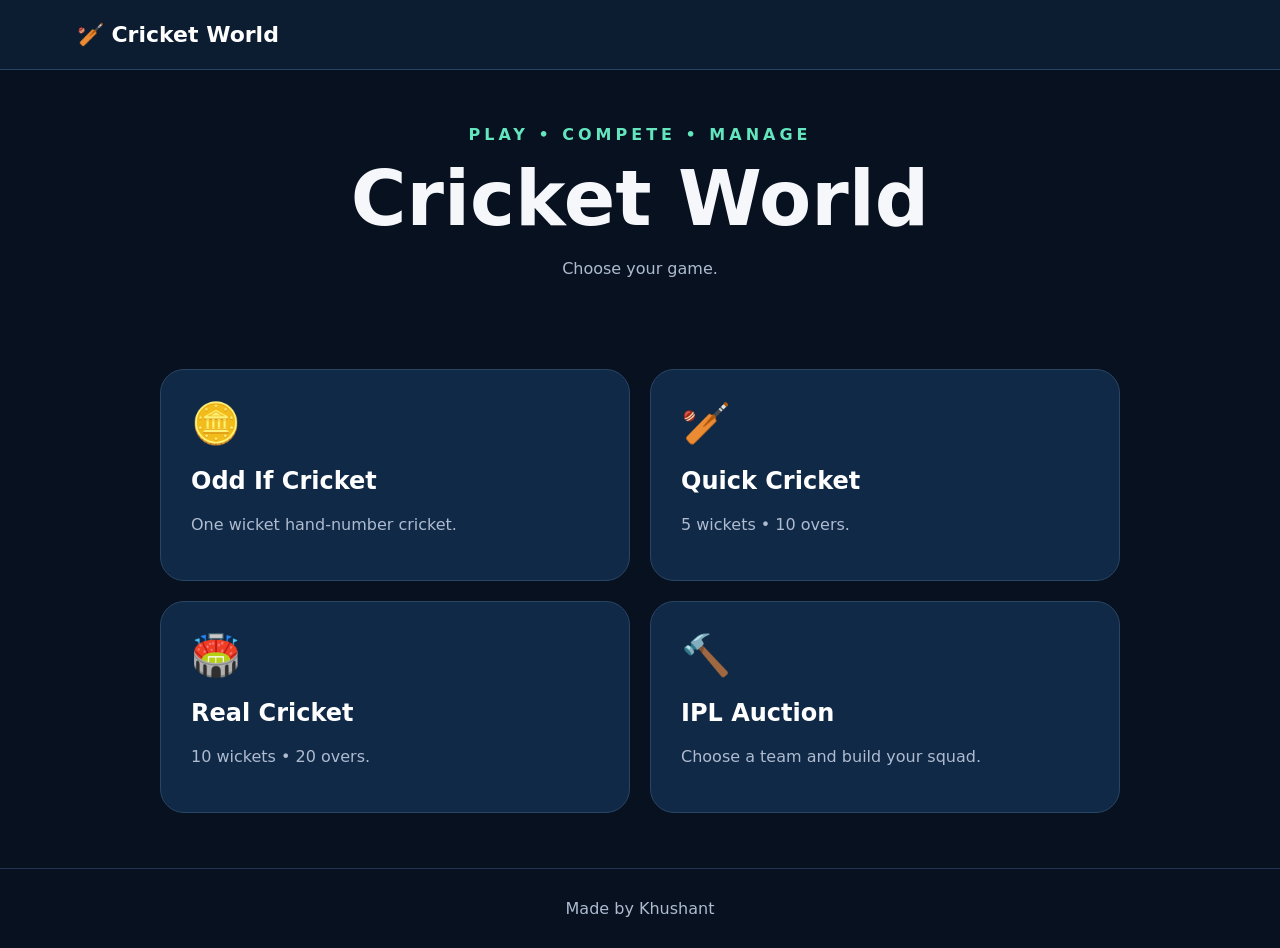
<file: index.html>
<!doctype html><html><head><meta charset="utf-8"><meta name="viewport" content="width=device-width,initial-scale=1"><title>Cricket World</title><link rel="stylesheet" href="css/style.css"></head><body>
<header><a class="logo" href="index.html">🏏 Cricket World</a></header>
<main><section class="hero"><div class="eyebrow">PLAY • COMPETE • MANAGE</div><h1>Cricket World</h1><p>Choose your game.</p></section>
<section class="game-grid">
<a class="card" href="game.html?game=odd"><div class="icon">🪙</div><h2>Odd If Cricket</h2><p>One wicket hand-number cricket.</p></a>
<a class="card" href="game.html?game=quick"><div class="icon">🏏</div><h2>Quick Cricket</h2><p>5 wickets • 10 overs.</p></a>
<a class="card" href="game.html?game=real"><div class="icon">🏟️</div><h2>Real Cricket</h2><p>10 wickets • 20 overs.</p></a>
<a class="card" href="auction.html"><div class="icon">🔨</div><h2>IPL Auction</h2><p>Choose a team and build your squad.</p></a>
</section></main><footer>Made by Khushant</footer></body></html>
</file>
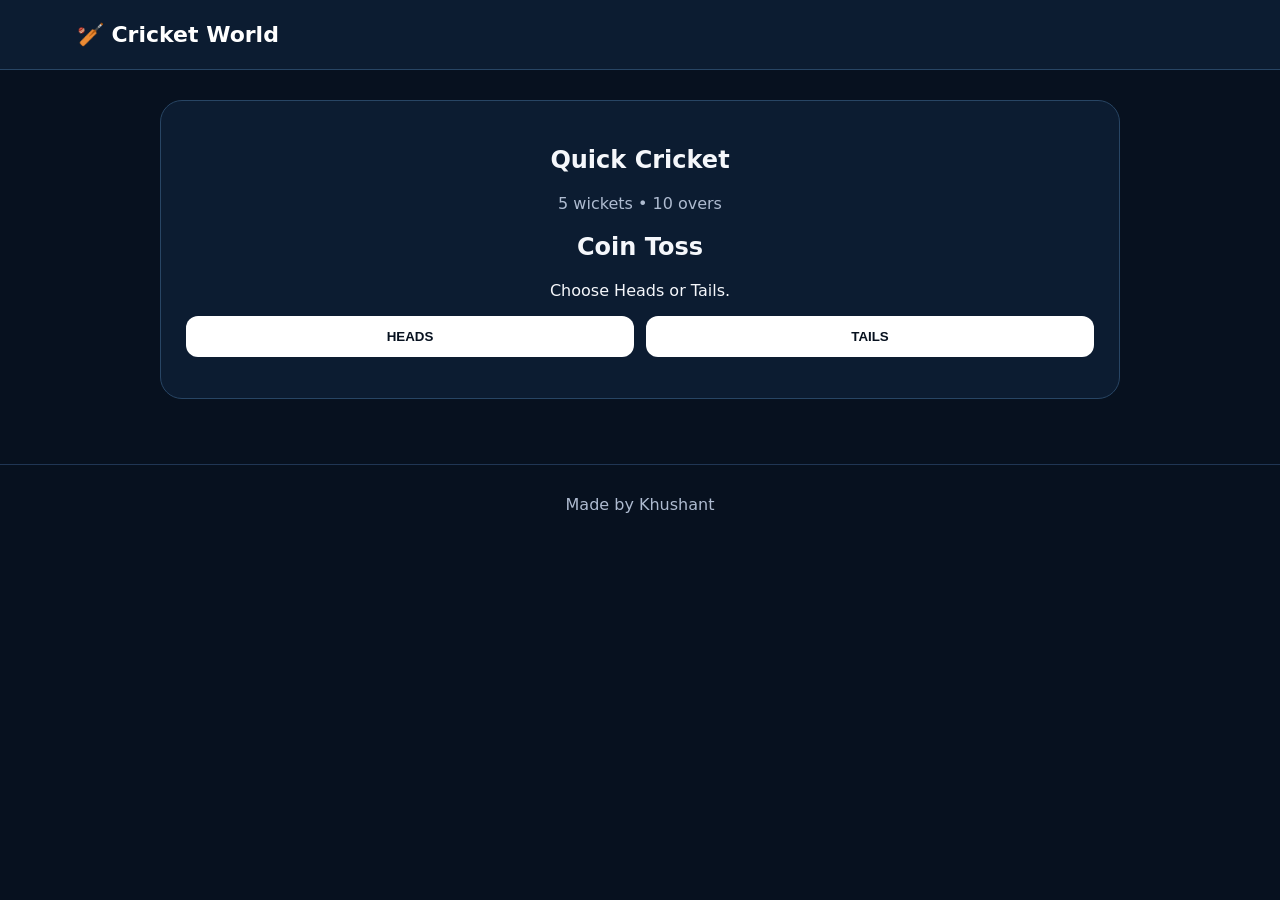
<file: game.html>
<!doctype html><html><head><meta charset="utf-8"><meta name="viewport" content="width=device-width,initial-scale=1"><title>Cricket World</title><link rel="stylesheet" href="css/style.css"></head><body>
<header><a class="logo" href="index.html">🏏 Cricket World</a></header><main class="page"><section class="panel">
<h1 id="title">Cricket</h1><p id="rules" class="hint"></p>
<div id="toss"><h2>Coin Toss</h2><p>Choose Heads or Tails.</p><div class="buttons two"><button id="headsBtn">HEADS</button><button id="tailsBtn">TAILS</button></div><p id="tossResult"></p>
<div id="decision" class="hidden"><h2>You won the toss!</h2><p>Choose what to do:</p><div class="buttons two"><button id="batBtn">🏏 BAT</button><button id="bowlBtn">🎯 BOWL</button></div></div></div>
<div id="match" class="hidden"><div class="scoreboard"><div>SCORE<strong id="score">0/0</strong></div><div>OVERS<strong id="overs">0.0</strong></div><div>TARGET<strong id="target">—</strong></div></div>
<div class="pitch">🏟️ 🏏<span id="message"></span></div><div id="controls"></div></div>
</section></main><footer>Made by Khushant</footer><script src="js/game.js"></script></body></html>
</file>
<file: css/style.css>
* {
  box-sizing: border-box;
}
body {
  margin: 0;
  background: #07111f;
  color: #f5f7fb;
  font-family: system-ui, Arial, sans-serif;
}
header {
  height: 70px;
  background: #0c1c31;
  border-bottom: 1px solid #284564;
  display: flex;
  align-items: center;
  padding: 0 6%;
}
.logo {
  font-size: 22px;
  font-weight: 900;
  color: #fff;
  text-decoration: none;
}
.hero {
  text-align: center;
  padding: 55px 20px;
}
.eyebrow {
  letter-spacing: 4px;
  color: #63e6be;
  font-weight: 800;
}
.hero h1 {
  font-size: clamp(44px, 8vw, 76px);
  margin: 10px;
}
.hero p,
.hint {
  color: #aebbd0;
}
.game-grid {
  max-width: 1000px;
  margin: auto;
  padding: 20px;
  display: grid;
  grid-template-columns: repeat(2, 1fr);
  gap: 20px;
}
.card {
  padding: 30px;
  border-radius: 24px;
  background: #102946;
  border: 1px solid #284564;
  color: #fff;
  text-decoration: none;
  display: block;
}
.card .icon {
  font-size: 40px;
}
.card h2 {
  font-size: 24px;
}
.card p {
  color: #aebbd0;
}
.page {
  max-width: 1000px;
  margin: auto;
  padding: 30px 20px;
}
.panel {
  background: #0c1c31;
  border: 1px solid #284564;
  border-radius: 22px;
  padding: 25px;
  text-align: center;
}
.buttons {
  display: grid;
  gap: 12px;
}
.two {
  grid-template-columns: repeat(2, 1fr);
}
button {
  border: 0;
  border-radius: 12px;
  padding: 13px 18px;
  font-weight: 800;
  cursor: pointer;
  background: #fff;
  color: #07111f;
}
button:disabled {
  opacity: 0.45;
  cursor: not-allowed;
}
.hidden {
  display: none;
}
.scoreboard {
  display: flex;
  justify-content: space-around;
  background: #07111f;
  border-radius: 15px;
  padding: 15px;
  margin: 20px 0;
}
.scoreboard div {
  display: grid;
  gap: 4px;
}
.scoreboard strong {
  font-size: 20px;
}
.pitch {
  min-height: 220px;
  border-radius: 24px;
  background: #145b37;
  display: flex;
  align-items: center;
  justify-content: center;
  font-size: 58px;
  position: relative;
}
.pitch span {
  position: absolute;
  bottom: 15px;
  font-size: 17px;
  font-weight: 800;
}
.hands {
  grid-template-columns: repeat(3, 1fr);
  margin-top: 18px;
}
.hands button {
  min-height: 90px;
  font-size: 20px;
}
.hands small {
  display: block;
  font-size: 13px;
  margin-top: 5px;
}
.team-grid {
  display: grid;
  grid-template-columns: repeat(2, 1fr);
  gap: 12px;
}
.team {
  padding: 20px;
}
.auction-head {
  display: flex;
  justify-content: space-around;
  gap: 15px;
  margin-bottom: 15px;
}
.auction-head div {
  display: grid;
  gap: 5px;
}
.auction-head strong {
  font-size: 18px;
}
.opponents {
  background: #07111f;
  padding: 12px;
  border-radius: 12px;
  margin-bottom: 15px;
}
.player-card {
  background: #102946;
  border-radius: 18px;
  padding: 40px 15px;
  margin: 18px 0;
}
.player-card h1 {
  font-size: 38px;
}
.bid-row {
  display: flex;
  justify-content: center;
  gap: 10px;
  flex-wrap: wrap;
}
.skip {
  background: #ffcf70;
}
.result-box {
  padding: 14px;
  background: #07111f;
  border-radius: 12px;
  color: #aebbd0;
}
.team-summary {
  background: #102946;
  border-radius: 18px;
  padding: 20px;
  margin: 18px 0;
  text-align: left;
}
.team-summary h2 {
  margin-top: 0;
}
.cat-block {
  margin: 18px 0;
}
.cat-block h3 {
  color: #63e6be;
  border-bottom: 1px solid #284564;
  padding-bottom: 7px;
}
.chips {
  display: flex;
  flex-wrap: wrap;
  gap: 8px;
}
.chip {
  background: #0c1c31;
  border: 1px solid #315271;
  border-radius: 9px;
  padding: 8px 12px;
}
.empty {
  color: #91a4bd;
}
footer {
  text-align: center;
  padding: 30px;
  color: #aebbd0;
  border-top: 1px solid #203654;
  margin-top: 35px;
}
@media (max-width: 700px) {
  .game-grid,
  .team-grid {
    grid-template-columns: 1fr;
  }
  .hands {
    grid-template-columns: repeat(2, 1fr);
  }
  .hero h1 {
    font-size: 45px;
  }
  .player-card h1 {
    font-size: 30px;
  }
</file>
